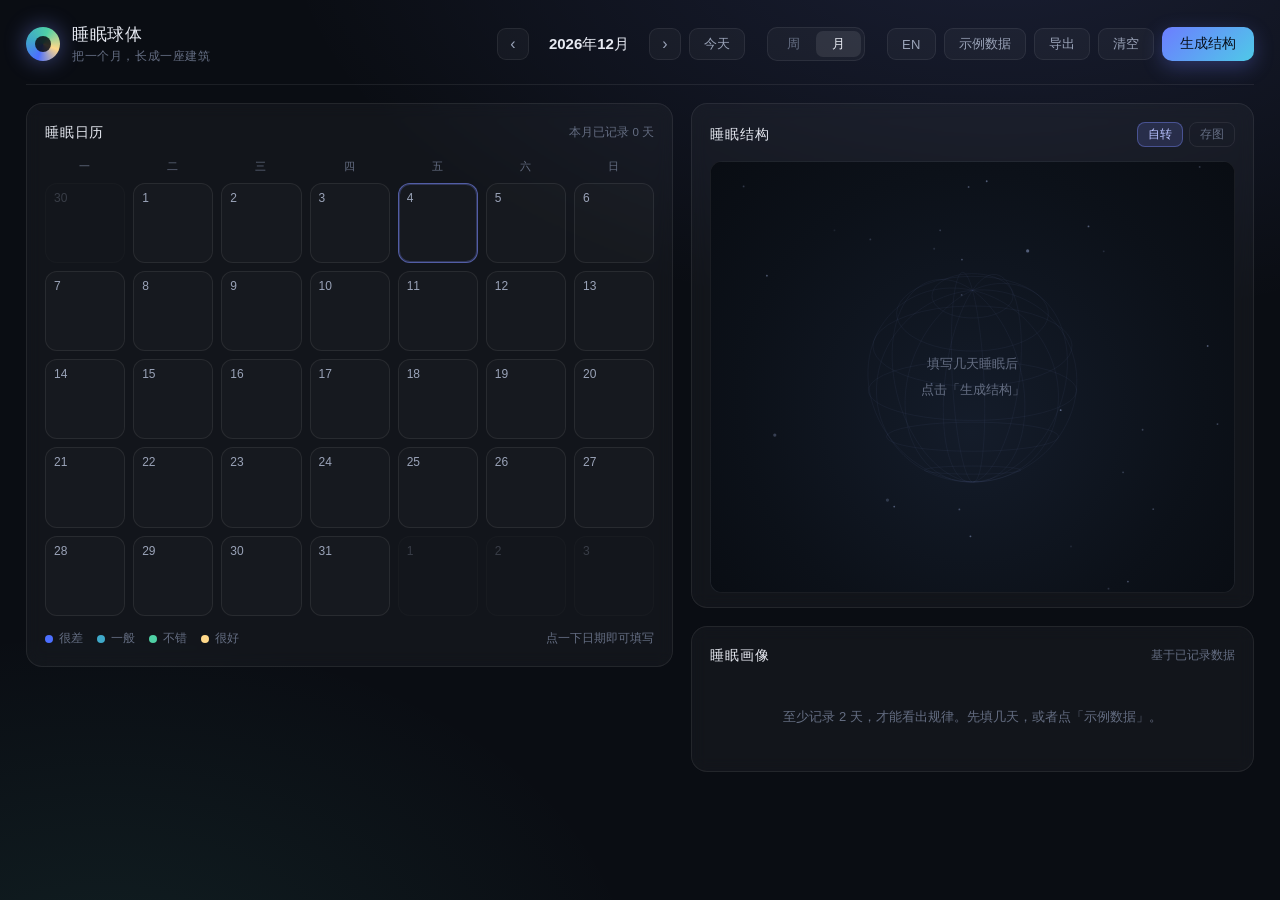
<file: index.html>
<!DOCTYPE html>
<html lang="zh-CN">
<head>
<meta charset="UTF-8" />
<meta name="viewport" content="width=device-width, initial-scale=1.0" />
<title>睡眠球体 · Sleep Sphere</title>
<link rel="stylesheet" href="assets/style.css" />
</head>
<body>

<div class="app">

  <header class="topbar">
    <div class="brand">
      <span class="brand-mark"></span>
      <div class="brand-text">
        <h1 data-i18n="brand.title">睡眠球体</h1>
        <p data-i18n="brand.sub">把一个月，长成一座建筑</p>
      </div>
    </div>

    <div class="month-nav">
      <button class="icon-btn" id="prevBtn" data-i18n-title="nav.prev" title="上一月 / 上一周">‹</button>
      <span id="periodLabel">2026-10</span>
      <button class="icon-btn" id="nextBtn" data-i18n-title="nav.next" title="下一月 / 下一周">›</button>
      <button class="ghost-btn" id="todayBtn" data-i18n="nav.today">今天</button>
    </div>

    <div class="view-switch" id="viewSwitch">
      <button data-view="week" data-i18n="view.week">周</button>
      <button data-view="month" class="on" data-i18n="view.month">月</button>
    </div>

    <div class="top-actions">
      <button class="ghost-btn" id="langBtn" title="Switch language / 切换语言">EN</button>
      <button class="ghost-btn" id="demoBtn" data-i18n="act.demo">示例数据</button>
      <button class="ghost-btn" id="exportBtn" data-i18n="act.export">导出</button>
      <button class="ghost-btn danger" id="clearBtn" data-i18n="act.clear">清空</button>
      <button class="primary-btn" id="buildBtn" data-i18n="act.build">生成结构</button>
    </div>
  </header>

  <main class="layout">

    <!-- 左：日历 -->
    <section class="panel cal-panel">
      <div class="panel-head">
        <h2 data-i18n="cal.title">睡眠日历</h2>
        <span class="hint" id="fillHint">已记录 0 天</span>
      </div>

      <div class="weekday-row" id="weekdayRow"></div>
      <div class="month-grid" id="monthGrid"></div>
      <div class="week-view hidden" id="weekView"></div>

      <div class="legend">
        <span><i style="background:#4C6FFF"></i><em data-i18n="q.verybad">很差</em></span>
        <span><i style="background:#3FA9C9"></i><em data-i18n="q.okay">一般</em></span>
        <span><i style="background:#4FD1A5"></i><em data-i18n="q.good">不错</em></span>
        <span><i style="background:#FFD98A"></i><em data-i18n="q.great">很好</em></span>
        <span class="legend-note" data-i18n="cal.hint">点一下日期即可填写</span>
      </div>
    </section>

    <!-- 右：3D + 洞察 -->
    <section class="right-col">

      <div class="panel viz-panel">
        <div class="panel-head">
          <h2 data-i18n="viz.title">睡眠结构</h2>
          <div class="viz-tools">
            <button class="chip-btn on" id="spinBtn" data-i18n="viz.spin">自转</button>
            <button class="chip-btn" id="shotBtn" data-i18n="viz.save">存图</button>
          </div>
        </div>
        <div class="canvas-wrap">
          <canvas id="sphere"></canvas>
          <div class="tooltip" id="tooltip"></div>
          <div class="viz-empty" id="vizEmpty" data-i18n-html="viz.empty">填写几天睡眠后<br />点击「生成结构」</div>
          <div class="viz-stats" id="vizStats"></div>
        </div>
      </div>

      <div class="panel insight-panel">
        <div class="panel-head">
          <h2 data-i18n="insight.title">睡眠画像</h2>
          <span class="hint" id="insightHint">基于已记录数据</span>
        </div>
        <div id="insightBody" class="insight-body">
          <div class="empty-state">还没有数据。先记录几天，或者点「示例数据」看看效果。</div>
        </div>
      </div>

    </section>
  </main>
</div>

<!-- 单日编辑 -->
<div class="modal-mask" id="dayModal">
  <div class="modal">
    <div class="modal-head">
      <div>
        <h3 id="modalDate">10月16日</h3>
        <span class="sub" id="modalWeekday">周五</span>
      </div>
      <button class="icon-btn" id="modalClose">✕</button>
    </div>

    <div class="modal-body">

      <div class="field">
        <label><span data-i18n="edit.quality">睡眠质量</span> <span class="val" id="qVal">7</span></label>
        <div class="q-presets" id="qPresets">
          <button data-q="1" data-i18n="q.verybad">很差</button>
          <button data-q="4" data-i18n="q.poor">偏差</button>
          <button data-q="6" data-i18n="q.okay">一般</button>
          <button data-q="8" data-i18n="q.good">不错</button>
          <button data-q="10" data-i18n="q.great">很好</button>
        </div>
        <input type="range" id="qRange" min="1" max="10" step="1" value="7" />
        <input type="number" id="qNum" min="1" max="10" step="1" value="7" class="num-input" />
        <span class="unit" data-i18n="edit.qualityUnit">/ 10，也可以直接填数字</span>
      </div>

      <div class="field two">
        <div>
          <label data-i18n="edit.hours">睡眠时长（小时）</label>
          <input type="number" id="sleepHours" min="0" max="14" step="0.5" data-i18n-ph="edit.hoursPh" placeholder="如 7.5" />
        </div>
        <div>
          <label data-i18n="edit.bedtime">入睡时间</label>
          <input type="time" id="bedTime" />
        </div>
      </div>

      <div class="field">
        <label data-i18n="edit.tags">这一天做了什么 / 发生了什么</label>
        <div class="tag-grid" id="tagGrid"></div>
        <div class="custom-tag">
          <input type="text" id="customTag" data-i18n-ph="edit.customPh" placeholder="自定义关键词，回车添加" />
        </div>
      </div>

      <div class="field">
        <label data-i18n="edit.note">备注（可选）</label>
        <textarea id="note" rows="2" data-i18n-ph="edit.notePh" placeholder="今天睡前看了很久手机…"></textarea>
      </div>
    </div>

    <div class="modal-foot">
      <button class="ghost-btn danger" id="deleteDay" data-i18n="edit.delete">清除这天</button>
      <div class="right">
        <button class="ghost-btn" id="cancelDay" data-i18n="edit.cancel">取消</button>
        <button class="primary-btn" id="saveDay" data-i18n="edit.save">保存</button>
      </div>
    </div>
  </div>
</div>

<script src="assets/sphere3d.js"></script>
<script src="assets/app.js"></script>
</body>
</html>
</file>
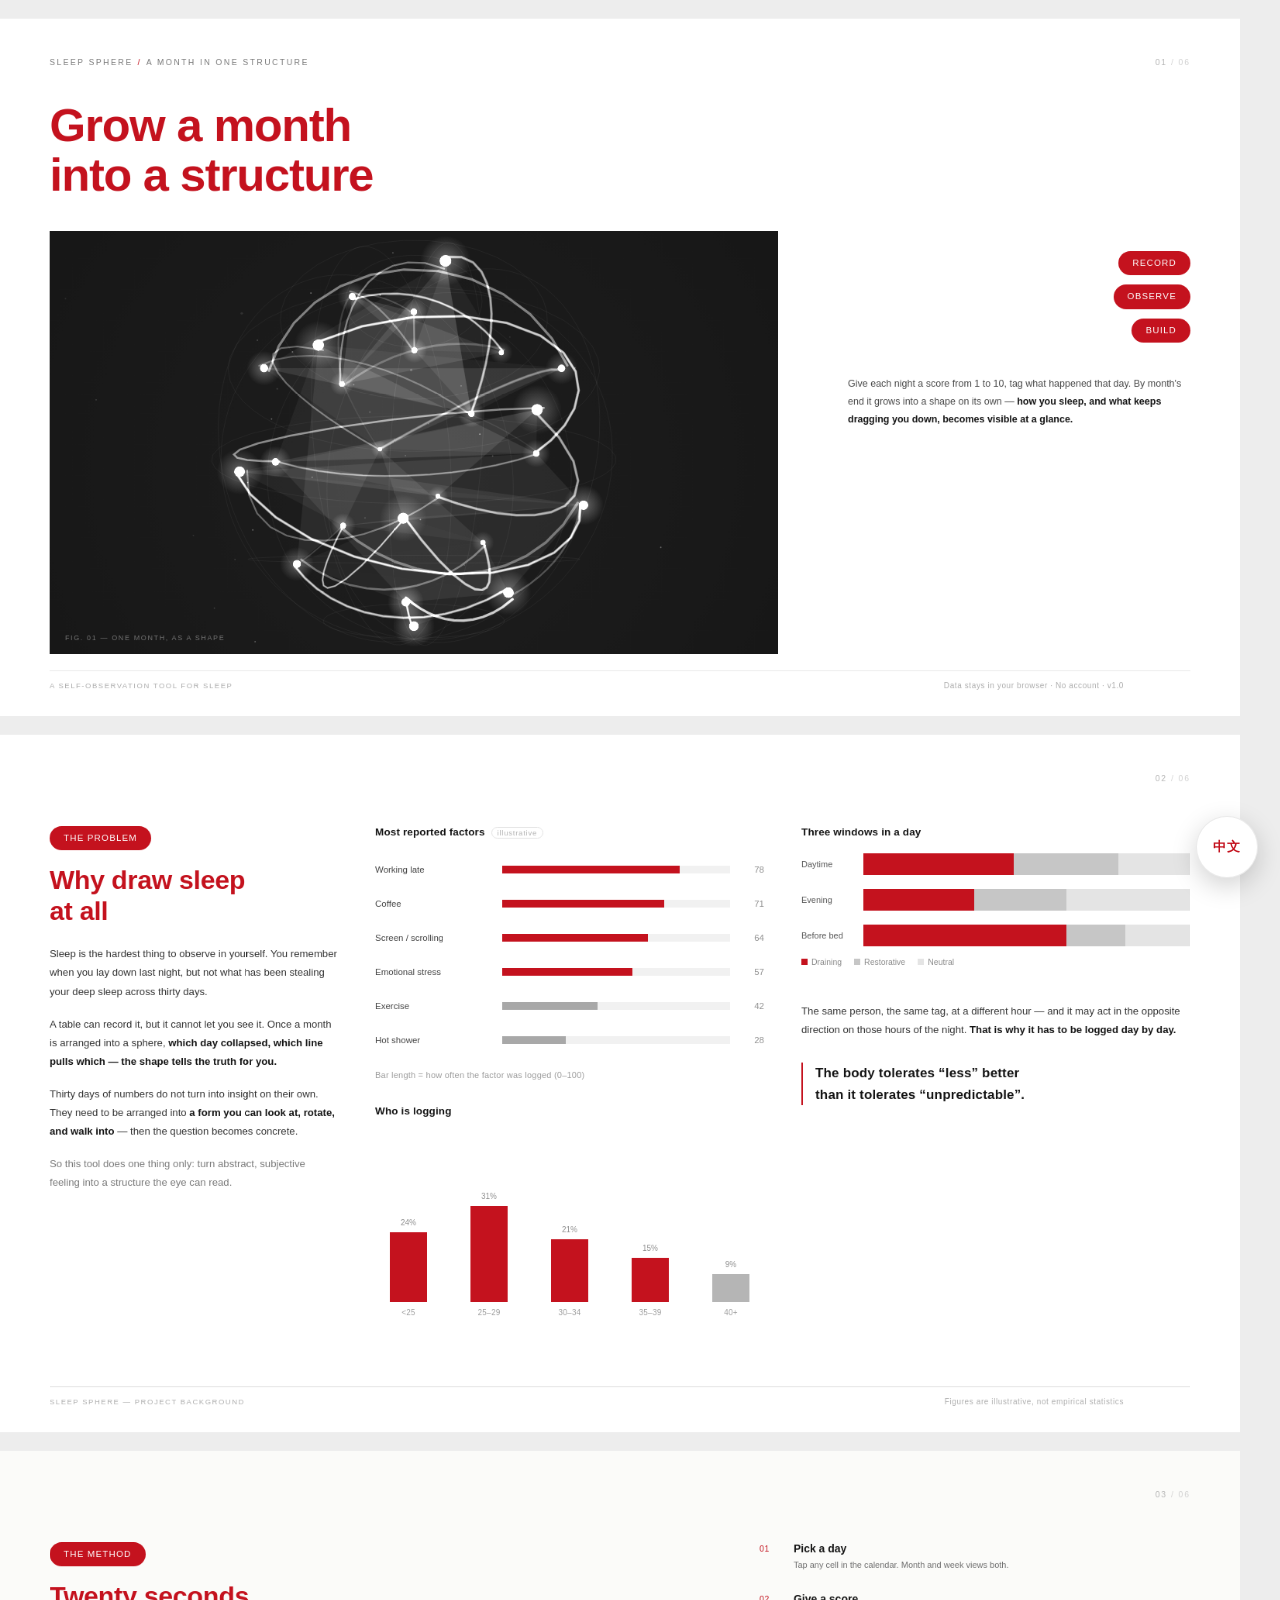
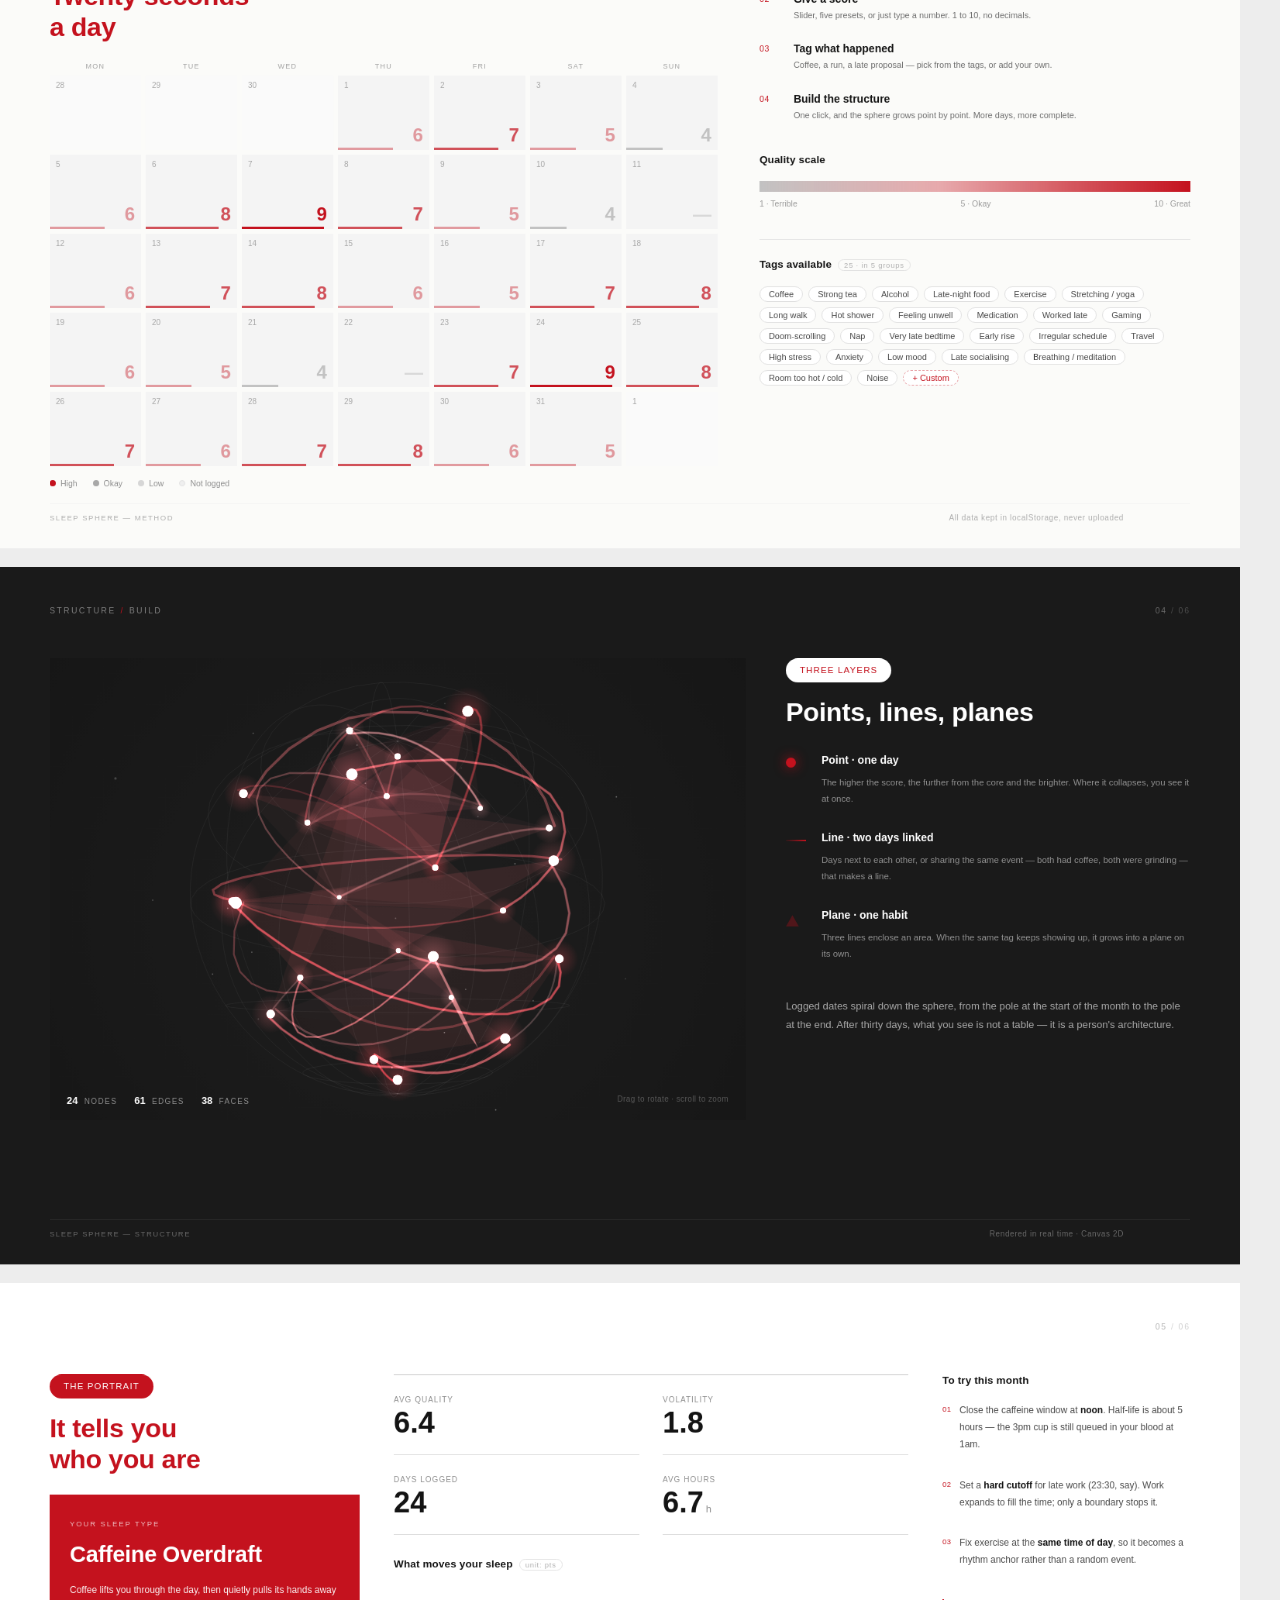
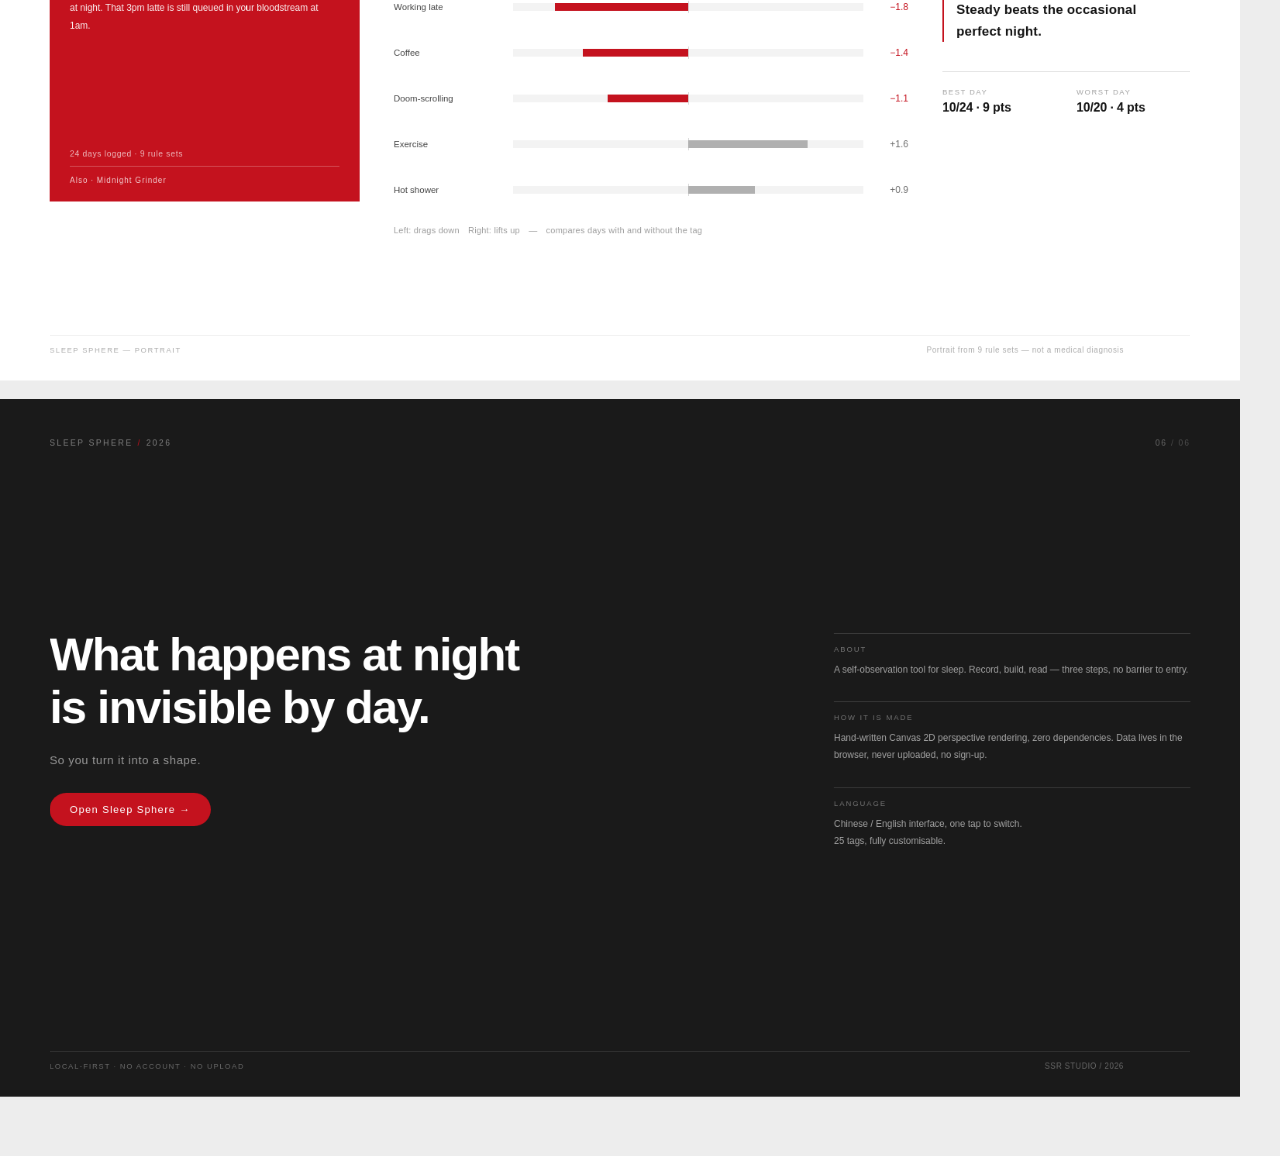
<file: layout.html>
<!DOCTYPE html>
<html lang="en">
<head>
<meta charset="UTF-8" />
<meta name="viewport" content="width=device-width, initial-scale=1.0" />
<title>Sleep Sphere · Layout Study</title>
<link rel="stylesheet" href="assets/layout.css" />
</head>
<body>
<div class="viewport">
<div class="stage" id="stage">

  <!-- ============ 01 Cover ============ -->
  <section class="page light" id="p1">
    <header class="pg-head">
      <div class="kicker"><span data-i18n="brand.k1">SLEEP SPHERE</span><span class="slash">/</span><span data-i18n="brand.k2">A MONTH IN ONE STRUCTURE</span></div>
      <div class="pg-num">01 <span class="of">/ 06</span></div>
    </header>

    <div class="hero-art">
      <canvas id="coverSphere"></canvas>
      <div class="hero-cap" data-i18n="p1.cap">FIG. 01 — One month, as a shape</div>
    </div>

    <h1 class="hero-word" data-i18n-html="p1.word">Grow a month<br />into a structure</h1>

    <div class="hero-side">
      <a class="pill solid" href="index.html" data-i18n="p1.t1">RECORD</a>
      <a class="pill solid" href="index.html" data-i18n="p1.t2">OBSERVE</a>
      <a class="pill solid" href="index.html" data-i18n="p1.t3">BUILD</a>
      <p class="hero-desc" data-i18n-html="p1.desc">
        Give each night a score from 1 to 10, tag what happened that day.
        By month's end it grows into a shape on its own — <b>how you sleep,
        and what keeps dragging you down, becomes visible at a glance.</b>
      </p>
    </div>

    <footer class="pg-foot">
      <span data-i18n="p1.fl">A SELF-OBSERVATION TOOL FOR SLEEP</span>
      <span class="foot-note" data-i18n="p1.fr">Data stays in your browser · No account · v1.0</span>
    </footer>
  </section>

  <!-- ============ 02 Background ============ -->
  <section class="page light" id="p2">
    <header class="pg-head">
      <div class="pg-num right">02 <span class="of">/ 06</span></div>
    </header>

    <div class="grid3">
      <div class="col">
        <span class="pill solid">THE PROBLEM</span>
        <h2 class="title" data-i18n-html="p2.title">Why draw sleep<br />at all</h2>
        <p class="body" data-i18n-html="p2.a">
          Sleep is the hardest thing to observe in yourself. You remember when
          you lay down last night, but not what has been stealing your deep
          sleep across thirty days.
        </p>
        <p class="body" data-i18n-html="p2.b">
          A table can record it, but it cannot let you see it. Once a month is
          arranged into a sphere, <b>which day collapsed, which line pulls which —
          the shape tells the truth for you.</b>
        </p>
        <p class="body" data-i18n-html="p2.c">
          Thirty days of numbers do not turn into insight on their own. They need
          to be arranged into <b>a form you can look at, rotate, and walk into</b> —
          then the question becomes concrete.
        </p>
        <p class="body dim" data-i18n="p2.d">
          So this tool does one thing only: turn abstract, subjective feeling
          into a structure the eye can read.
        </p>
      </div>

      <div class="col">
        <div class="chart-title"><span data-i18n="p2.c1">Most reported factors</span> <span class="tag-i" data-i18n="tag.ill">illustrative</span></div>
        <div class="hbars">
          <div class="hbar"><span class="hl" data-i18n="f.work">Working late</span><span class="hb"><i style="width:78%"></i></span><span class="hv">78</span></div>
          <div class="hbar"><span class="hl" data-i18n="f.coffee">Caffeine</span><span class="hb"><i style="width:71%"></i></span><span class="hv">71</span></div>
          <div class="hbar"><span class="hl" data-i18n="f.screen">Screen / scrolling</span><span class="hb"><i style="width:64%"></i></span><span class="hv">64</span></div>
          <div class="hbar"><span class="hl" data-i18n="f.stress">Emotional stress</span><span class="hb"><i style="width:57%"></i></span><span class="hv">57</span></div>
          <div class="hbar"><span class="hl" data-i18n="f.sport">Exercise</span><span class="hb"><i class="grey" style="width:42%"></i></span><span class="hv">42</span></div>
          <div class="hbar"><span class="hl" data-i18n="f.shower">Hot shower</span><span class="hb"><i class="grey" style="width:28%"></i></span><span class="hv">28</span></div>
        </div>
        <div class="chart-note" data-i18n="p2.n1">Bar length = how often the factor was logged (0–100)</div>

        <div class="chart-title mt"><span data-i18n="p2.c2">Who is logging</span></div>
        <div class="vbars">
          <div class="vbar"><span class="vv">24%</span><i style="height:38%"></i><span class="vk">&lt;25</span></div>
          <div class="vbar"><span class="vv">31%</span><i style="height:52%"></i><span class="vk">25–29</span></div>
          <div class="vbar"><span class="vv">21%</span><i style="height:34%"></i><span class="vk">30–34</span></div>
          <div class="vbar"><span class="vv">15%</span><i style="height:24%"></i><span class="vk">35–39</span></div>
          <div class="vbar"><span class="vv">9%</span><i class="grey" style="height:15%"></i><span class="vk">40+</span></div>
        </div>
      </div>

      <div class="col">
        <div class="chart-title"><span data-i18n="p2.c3">Three windows in a day</span></div>
        <div class="stack">
          <div class="stack-row"><span class="sl" data-i18n="p2.day">Daytime</span><span class="sb"><i class="r" style="width:46%"></i><i class="g" style="width:32%"></i><i class="l" style="width:22%"></i></span></div>
          <div class="stack-row"><span class="sl" data-i18n="p2.eve">Evening</span><span class="sb"><i class="r" style="width:34%"></i><i class="g" style="width:28%"></i><i class="l" style="width:38%"></i></span></div>
          <div class="stack-row"><span class="sl" data-i18n="p2.night">Before bed</span><span class="sb"><i class="r" style="width:62%"></i><i class="g" style="width:18%"></i><i class="l" style="width:20%"></i></span></div>
        </div>
        <div class="legend-inline">
          <span><i class="sq r"></i><span data-i18n="p2.lg1">Draining</span></span>
          <span><i class="sq g"></i><span data-i18n="p2.lg2">Restorative</span></span>
          <span><i class="sq l"></i><span data-i18n="p2.lg3">Neutral</span></span>
        </div>

        <p class="body sm mt" data-i18n-html="p2.e">
          The same person, the same tag, at a different hour — and it may act
          in the opposite direction on those hours of the night.
          <b>That is why it has to be logged day by day.</b>
        </p>

        <div class="quote" data-i18n-html="p2.quote">
          The body tolerates “less” better<br />than it tolerates “unpredictable”.
        </div>
      </div>
    </div>

    <footer class="pg-foot">
      <span>SLEEP SPHERE — PROJECT BACKGROUND</span>
      <span class="foot-note" data-i18n="p2.fr">Figures are illustrative, not empirical statistics</span>
    </footer>
  </section>

  <!-- ============ 03 Method ============ -->
  <section class="page light warm" id="p3">
    <header class="pg-head">
      <div class="pg-num right">03 <span class="of">/ 06</span></div>
    </header>

    <div class="grid-73">
      <div class="col">
        <span class="pill solid">THE METHOD</span>
        <h2 class="title" data-i18n-html="p3.title">Twenty seconds<br />a day</h2>

        <div class="cal-demo">
          <div class="cal-week" id="calWeek"></div>
          <div class="cal-cells" id="calDemo"></div>
        </div>

        <div class="cal-caption">
          <span><i class="dotk hi"></i><span data-i18n="p3.hi">High</span></span>
          <span><i class="dotk mid"></i><span data-i18n="p3.mid">Okay</span></span>
          <span><i class="dotk lo"></i><span data-i18n="p3.lo">Low</span></span>
          <span><i class="dotk empty"></i><span data-i18n="p3.none">Not logged</span></span>
        </div>
      </div>

      <div class="col">
        <div class="steps">
          <div class="step"><span class="sn">01</span><div><b data-i18n="p3.s1t">Pick a day</b><p data-i18n="p3.s1">Tap any cell in the calendar. Month and week views both.</p></div></div>
          <div class="step"><span class="sn">02</span><div><b data-i18n="p3.s2t">Give a score</b><p data-i18n="p3.s2">Slider, five presets, or just type a number. 1 to 10, no decimals.</p></div></div>
          <div class="step"><span class="sn">03</span><div><b data-i18n="p3.s3t">Tag what happened</b><p data-i18n="p3.s3">Coffee, a run, a late proposal — pick from the tags, or add your own.</p></div></div>
          <div class="step"><span class="sn">04</span><div><b data-i18n="p3.s4t">Build the structure</b><p data-i18n="p3.s4">One click, and the sphere grows point by point. More days, more complete.</p></div></div>
        </div>

        <div class="scale-block">
          <div class="chart-title" data-i18n="p3.scale">Quality scale</div>
          <div class="scale"></div>
          <div class="scale-lb">
            <span data-i18n="p3.sc1">1 · Terrible</span>
            <span data-i18n="p3.sc2">5 · Okay</span>
            <span data-i18n="p3.sc3">10 · Great</span>
          </div>
        </div>

        <div class="tagblock">
          <div class="chart-title"><span data-i18n="p3.tags">Tags available</span> <span class="tag-i" data-i18n="p3.tagsn">25 · in 5 groups</span></div>
          <div class="taglist" id="tagList"></div>
        </div>
      </div>
    </div>

    <footer class="pg-foot">
      <span>SLEEP SPHERE — METHOD</span>
      <span class="foot-note" data-i18n="p3.fr">All data kept in localStorage, never uploaded</span>
    </footer>
  </section>

  <!-- ============ 04 Structure ============ -->
  <section class="page dark" id="p4">
    <header class="pg-head">
      <div class="kicker inv"><span data-i18n="p4.k1">STRUCTURE</span><span class="slash">/</span><span data-i18n="p4.k2">Build</span></div>
      <div class="pg-num inv">04 <span class="of">/ 06</span></div>
    </header>

    <div class="grid-64">
      <div class="viz-box">
        <canvas id="mainSphere"></canvas>
        <div class="viz-meta">
          <span><b>24</b> <span data-i18n="p4.nodes">Nodes</span></span>
          <span><b>61</b> <span data-i18n="p4.edges">Edges</span></span>
          <span><b>38</b> <span data-i18n="p4.faces">Faces</span></span>
          <span class="drag" data-i18n="p4.drag">Drag to rotate · scroll to zoom</span>
        </div>
      </div>

      <div class="col">
        <span class="pill hollow">THREE LAYERS</span>
        <h2 class="title inv" data-i18n="p4.title">Points, lines, planes</h2>

        <div class="legend-list">
          <div class="lg-item">
            <span class="lg-mark dot"></span>
            <div><b data-i18n="p4.l1t">Point · one day</b><p data-i18n="p4.l1">The higher the score, the further from the core and the brighter. Where it collapses, you see it at once.</p></div>
          </div>
          <div class="lg-item">
            <span class="lg-mark line"></span>
            <div><b data-i18n="p4.l2t">Line · two days linked</b><p data-i18n="p4.l2">Days next to each other, or sharing the same event — both had coffee, both were grinding — that makes a line.</p></div>
          </div>
          <div class="lg-item">
            <span class="lg-mark face"></span>
            <div><b data-i18n="p4.l3t">Plane · one habit</b><p data-i18n="p4.l3">Three lines enclose an area. When the same tag keeps showing up, it grows into a plane on its own.</p></div>
          </div>
        </div>

        <p class="body inv dim mt" data-i18n="p4.note">
          Logged dates spiral down the sphere, from the pole at the start of the
          month to the pole at the end. After thirty days, what you see is not
          a table — it is a person's architecture.
        </p>
      </div>
    </div>

    <footer class="pg-foot inv">
      <span>SLEEP SPHERE — STRUCTURE</span>
      <span class="foot-note" data-i18n="p4.fr">Rendered in real time · Canvas 2D</span>
    </footer>
  </section>

  <!-- ============ 05 Portrait ============ -->
  <section class="page light" id="p5">
    <header class="pg-head">
      <div class="pg-num right">05 <span class="of">/ 06</span></div>
    </header>

    <div class="grid3 wide-left">
      <div class="col">
        <span class="pill solid">THE PORTRAIT</span>
        <h2 class="title" data-i18n-html="p5.title">It tells you<br />who you are</h2>

        <div class="persona-card">
          <div class="pc-label">YOUR SLEEP TYPE</div>
          <div class="pc-name" data-i18n="p5.name">Caffeine Overdraft</div>
          <p class="pc-desc" data-i18n="p5.desc">
            Coffee lifts you through the day, then quietly pulls its hands away
            at night. That 3pm latte is still queued in your bloodstream at 1am.
          </p>
          <div class="pc-note" data-i18n="p5.note">24 days logged · 9 rule sets</div>
          <div class="pc-foot" data-i18n="p5.also">Also · Midnight Grinder</div>
        </div>
      </div>

      <div class="col">
        <div class="metrics4">
          <div class="m"><span class="mk" data-i18n="p5.m1">Avg quality</span><span class="mv">6.4</span></div>
          <div class="m"><span class="mk" data-i18n="p5.m2">Volatility</span><span class="mv">1.8</span></div>
          <div class="m"><span class="mk" data-i18n="p5.m3">Days logged</span><span class="mv">24</span></div>
          <div class="m"><span class="mk" data-i18n="p5.m4">Avg hours</span><span class="mv">6.7<span class="mu">h</span></span></div>
        </div>

        <div class="chart-title mt"><span data-i18n="p5.c1">What moves your sleep</span> <span class="tag-i" data-i18n="p5.u">unit: pts</span></div>
        <div class="fbars">
          <div class="fbar"><span class="fl" data-i18n="f.work">Working late</span><span class="fb"><span class="axis"></span><i class="neg" style="width:38%"></i></span><span class="fv neg">−1.8</span></div>
          <div class="fbar"><span class="fl" data-i18n="f.coffee">Coffee</span><span class="fb"><span class="axis"></span><i class="neg" style="width:30%"></i></span><span class="fv neg">−1.4</span></div>
          <div class="fbar"><span class="fl" data-i18n="f.phone">Doom-scrolling</span><span class="fb"><span class="axis"></span><i class="neg" style="width:23%"></i></span><span class="fv neg">−1.1</span></div>
          <div class="fbar"><span class="fl" data-i18n="f.sport">Exercise</span><span class="fb"><span class="axis"></span><i class="pos" style="width:34%"></i></span><span class="fv pos">+1.6</span></div>
          <div class="fbar"><span class="fl" data-i18n="f.shower">Hot shower</span><span class="fb"><span class="axis"></span><i class="pos" style="width:19%"></i></span><span class="fv pos">+0.9</span></div>
        </div>
        <div class="chart-note" data-i18n="p5.n1">Left: drags down　Right: lifts up　—　compares days with and without the tag</div>
      </div>

      <div class="col">
        <div class="chart-title" data-i18n="p5.c2">To try this month</div>
        <ol class="advice">
          <li data-i18n-html="p5.a1">Close the caffeine window at <b>noon</b>. Half-life is about 5 hours — the 3pm cup is still queued in your blood at 1am.</li>
          <li data-i18n-html="p5.a2">Set a <b>hard cutoff</b> for late work (23:30, say). Work expands to fill the time; only a boundary stops it.</li>
          <li data-i18n-html="p5.a3">Fix exercise at the <b>same time of day</b>, so it becomes a rhythm anchor rather than a random event.</li>
        </ol>

        <div class="quote sm" data-i18n-html="p5.quote">
          Steady beats the occasional<br />perfect night.
        </div>

        <div class="bestworst">
          <div><span>BEST DAY</span><b data-i18n="p5.best">10/24 · 9 pts</b></div>
          <div><span>WORST DAY</span><b data-i18n="p5.worst">10/20 · 4 pts</b></div>
        </div>
      </div>
    </div>

    <footer class="pg-foot">
      <span>SLEEP SPHERE — PORTRAIT</span>
      <span class="foot-note" data-i18n="p5.fr">Portrait from 9 rule sets — not a medical diagnosis</span>
    </footer>
  </section>

  <!-- ============ 06 End ============ -->
  <section class="page dark end" id="p6">
    <header class="pg-head">
      <div class="kicker inv"><span data-i18n="brand.k1">SLEEP SPHERE</span><span class="slash">/</span><span>2026</span></div>
      <div class="pg-num inv">06 <span class="of">/ 06</span></div>
    </header>

    <div class="end-body">
      <h2 class="end-title" data-i18n-html="p6.title">What happens at night<br />is invisible by day.</h2>
      <p class="end-sub" data-i18n="p6.sub">So you turn it into a shape.</p>
      <a class="pill solid big" href="index.html" data-i18n="p6.cta">Open Sleep Sphere →</a>
    </div>

    <div class="end-info">
      <div class="ei-col">
        <span class="ei-k">ABOUT</span>
        <p data-i18n="p6.i1">A self-observation tool for sleep. Record, build, read — three steps, no barrier to entry.</p>
      </div>
      <div class="ei-col">
        <span class="ei-k">HOW IT IS MADE</span>
        <p data-i18n-html="p6.i2">Hand-written Canvas 2D perspective rendering, zero dependencies. Data lives in the browser, never uploaded, no sign-up.</p>
      </div>
      <div class="ei-col">
        <span class="ei-k">LANGUAGE</span>
        <p data-i18n-html="p6.i3">Chinese / English interface, one tap to switch.<br />25 tags, fully customisable.</p>
      </div>
    </div>

    <footer class="pg-foot inv">
      <span>LOCAL-FIRST · NO ACCOUNT · NO UPLOAD</span>
      <span class="foot-note">SSR STUDIO / 2026</span>
    </footer>
  </section>

</div>
</div>

<button class="lang-fab" id="langFab">中文</button>

<script src="assets/sphere3d.js"></script>
<script src="assets/layout.js"></script>
</body>
</html>
</file>
<file: assets/style.css>
:root{
  --bg: #0A0D13;
  --bg-2: #0E1219;
  --panel: rgba(255,255,255,.035);
  --panel-2: rgba(255,255,255,.055);
  --border: rgba(255,255,255,.075);
  --border-2: rgba(255,255,255,.14);
  --text: #E7EAF2;
  --text-2: #9AA3B8;
  --text-3: #646D82;
  --accent: #7C8CFF;
  --accent-2: #58D6C0;
  --good: #4FD1A5;
  --bad: #FF7A6B;
  --radius: 16px;
  --radius-s: 10px;
  font-synthesis-weight: none;
}

*{ box-sizing:border-box; margin:0; padding:0; }

html,body{ height:100%; }

body{
  background:
    radial-gradient(1200px 700px at 78% -10%, rgba(124,140,255,.14), transparent 60%),
    radial-gradient(900px 600px at 8% 110%, rgba(88,214,192,.09), transparent 60%),
    var(--bg);
  color: var(--text);
  font-family: -apple-system, BlinkMacSystemFont, "Segoe UI", "PingFang SC",
    "Hiragino Sans GB", "Microsoft YaHei", "Noto Sans SC", sans-serif;
  font-size: 14px;
  line-height: 1.55;
  -webkit-font-smoothing: antialiased;
  overflow-x: hidden;
}

button, input, textarea{ font-family: inherit; font-size: inherit; color: inherit; }
button{ cursor:pointer; border:none; background:none; }

.app{ max-width: 1560px; margin:0 auto; padding: 22px 26px 40px; }

/* ---------- topbar ---------- */
.topbar{
  display:flex; align-items:center; gap:22px; flex-wrap:wrap;
  padding-bottom: 18px; margin-bottom: 18px;
  border-bottom: 1px solid var(--border);
}
.brand{ display:flex; align-items:center; gap:12px; margin-right:auto; }
.brand-mark{
  width:34px; height:34px; border-radius:50%;
  background: conic-gradient(from 200deg, #4C6FFF, #3FA9C9, #4FD1A5, #FFD98A, #4C6FFF);
  box-shadow: 0 0 22px rgba(124,140,255,.45);
  position:relative;
}
.brand-mark::after{
  content:""; position:absolute; inset:9px; border-radius:50%;
  background: var(--bg); opacity:.85;
}
.brand-text h1{ font-size:17px; font-weight:600; letter-spacing:.5px; }
.brand-text p{ font-size:11.5px; color:var(--text-3); letter-spacing:.6px; }

.month-nav{ display:flex; align-items:center; gap:8px; }
#periodLabel{ font-size:15px; font-weight:600; min-width:104px; text-align:center; font-variant-numeric: tabular-nums; }
.icon-btn{
  width:32px; height:32px; border-radius:9px;
  background: var(--panel); border:1px solid var(--border);
  color: var(--text-2); display:grid; place-items:center; font-size:16px;
  transition:.18s;
}
.icon-btn:hover{ background: var(--panel-2); color:var(--text); border-color: var(--border-2); }

.ghost-btn{
  height:32px; padding:0 14px; border-radius:9px;
  background: var(--panel); border:1px solid var(--border);
  color: var(--text-2); transition:.18s; font-size:13px;
}
.ghost-btn:hover{ background: var(--panel-2); color:var(--text); border-color: var(--border-2); }
.ghost-btn.danger:hover{ color: var(--bad); border-color: rgba(255,122,107,.4); }
.primary-btn{
  height:34px; padding:0 18px; border-radius:10px; font-weight:600; font-size:13.5px;
  background: linear-gradient(135deg, #6C7DFF, #4FC9E8);
  color:#08101C; box-shadow: 0 6px 20px rgba(108,125,255,.3);
  transition:.2s;
}
.primary-btn:hover{ transform: translateY(-1px); box-shadow: 0 10px 26px rgba(108,125,255,.45); }

.view-switch{
  display:flex; background: var(--panel); border:1px solid var(--border);
  border-radius:10px; padding:3px;
}
.view-switch button{
  padding:4px 16px; border-radius:7px; font-size:13px; color:var(--text-3); transition:.18s;
}
.view-switch button.on{ background: rgba(255,255,255,.09); color:var(--text); }

.top-actions{ display:flex; gap:8px; align-items:center; }

/* ---------- layout ---------- */
.layout{
  display:grid; grid-template-columns: minmax(520px, 1.15fr) minmax(520px, 1fr);
  gap:18px; align-items:start;
}
.right-col{ display:flex; flex-direction:column; gap:18px; }

.panel{
  background: var(--panel);
  border:1px solid var(--border);
  border-radius: var(--radius);
  padding: 18px;
  backdrop-filter: blur(8px);
}
.panel-head{ display:flex; align-items:center; justify-content:space-between; margin-bottom:14px; }
.panel-head h2{ font-size:14px; font-weight:600; letter-spacing:.8px; }
.hint{ font-size:11.5px; color:var(--text-3); }

/* ---------- calendar ---------- */
.weekday-row{
  display:grid; grid-template-columns: repeat(7,1fr); gap:8px; margin-bottom:8px;
}
.weekday-row span{ text-align:center; font-size:11px; color:var(--text-3); letter-spacing:1px; }

.month-grid{ display:grid; grid-template-columns: repeat(7,1fr); gap:8px; }
.day{
  position:relative; aspect-ratio: 1/1; min-height:62px;
  border-radius: 12px; border:1px solid var(--border);
  background: rgba(255,255,255,.018);
  padding:7px 8px; text-align:left; overflow:hidden;
  transition:.18s; display:flex; flex-direction:column;
}
.day:hover{ background: rgba(255,255,255,.06); border-color: var(--border-2); transform: translateY(-1px); }
.day.other{ opacity:.28; }
.day.today{ border-color: rgba(124,140,255,.6); box-shadow: inset 0 0 0 1px rgba(124,140,255,.25); }
.day.filled{ background: rgba(255,255,255,.05); }
.day.sel{ outline: 1.5px solid var(--accent); outline-offset:1px; }
.day .dnum{ font-size:12px; color:var(--text-2); font-variant-numeric: tabular-nums; }
.day.filled .dnum{ color:var(--text); }
.day .dscore{ margin-top:auto; font-size:17px; font-weight:600; line-height:1; font-variant-numeric: tabular-nums; }
.day .dtags{ display:flex; gap:3px; margin-top:5px; flex-wrap:wrap; }
.day .dtag{ width:5px; height:5px; border-radius:50%; }
.day .glow{
  position:absolute; inset:auto -20% -35% -20%; height:70%;
  filter: blur(14px); opacity:.28; pointer-events:none;
}

/* week view */
.week-view{ display:grid; grid-template-columns: repeat(7,1fr); gap:8px; }
.wday{
  border:1px solid var(--border); border-radius:12px; padding:10px;
  min-height:150px; background: rgba(255,255,255,.018);
  display:flex; flex-direction:column; gap:6px; transition:.18s; text-align:left;
}
.wday:hover{ background: rgba(255,255,255,.06); border-color:var(--border-2); }
.wday.today{ border-color: rgba(124,140,255,.6); }
.wday .wname{ font-size:11px; color:var(--text-3); letter-spacing:1px; }
.wday .wdnum{ font-size:15px; font-weight:600; }
.wday .wscore{ font-size:22px; font-weight:600; line-height:1.1; }
.wday .wlabel{ font-size:11px; color:var(--text-3); }
.wday .wtags{ display:flex; flex-wrap:wrap; gap:4px; margin-top:auto; }
.wtag{ font-size:10px; padding:2px 6px; border-radius:20px; background: rgba(255,255,255,.07); color:var(--text-2); }
.wday .wempty{ font-size:11px; color:var(--text-3); margin-top:auto; }

.legend{ display:flex; gap:14px; align-items:center; margin-top:14px; flex-wrap:wrap; font-size:11.5px; color:var(--text-3); }
.legend span{ display:flex; align-items:center; gap:6px; }
.legend i{ width:8px; height:8px; border-radius:50%; display:inline-block; }
.legend em{ font-style:normal; }
#langBtn{ min-width:44px; letter-spacing:.5px; }
.legend-note{ margin-left:auto; }

/* ---------- viz ---------- */
.viz-panel{ padding-bottom:14px; }
.viz-tools{ display:flex; gap:6px; }
.chip-btn{
  padding:4px 10px; border-radius:8px; font-size:11.5px;
  border:1px solid var(--border); color:var(--text-3); transition:.18s;
}
.chip-btn:hover{ color:var(--text); border-color:var(--border-2); }
.chip-btn.on{ background: rgba(124,140,255,.16); color:#B9C3FF; border-color: rgba(124,140,255,.4); }

.canvas-wrap{
  position:relative; border-radius:12px; overflow:hidden;
  background: radial-gradient(120% 90% at 50% 110%, #131A26 0%, #080B11 70%);
  border:1px solid var(--border);
}
#sphere{ display:block; width:100%; height:430px; touch-action:none; }
.tooltip{
  position:absolute; pointer-events:none; opacity:0; transition:opacity .12s;
  background: rgba(10,14,22,.92); border:1px solid var(--border-2);
  border-radius:9px; padding:7px 10px; font-size:11.5px; line-height:1.5;
  transform: translate(-50%, -125%); white-space:nowrap; z-index:5;
  box-shadow: 0 8px 22px rgba(0,0,0,.5);
}
.tooltip b{ font-size:13px; }
.viz-empty{
  position:absolute; inset:0; display:grid; place-items:center;
  color: var(--text-3); font-size:13px; text-align:center; line-height:2;
  pointer-events:none; transition:.3s;
}
.viz-empty.hide{ opacity:0; }
.viz-stats{
  position:absolute; left:14px; bottom:12px; display:flex; gap:16px;
  font-size:11.5px; color:var(--text-2); pointer-events:none;
}
.viz-stats b{ color:var(--text); font-size:15px; font-variant-numeric: tabular-nums; }
.viz-stats div{ display:flex; flex-direction:column; }

/* ---------- insight ---------- */
.empty-state{ color:var(--text-3); font-size:13px; padding:26px 4px; text-align:center; }

.persona{
  display:flex; align-items:center; gap:14px;
  padding:14px 16px; border-radius:12px; margin-bottom:14px;
  background: linear-gradient(120deg, rgba(124,140,255,.14), rgba(88,214,192,.07));
  border:1px solid rgba(124,140,255,.22);
}
.persona .pname{ font-size:19px; font-weight:600; letter-spacing:.5px; }
.persona .pdesc{ font-size:12.5px; color:var(--text-2); margin-top:3px; }
.persona .pring{
  width:44px; height:44px; border-radius:50%; flex:none;
  background: conic-gradient(var(--ring-c,#4FD1A5) var(--ring-p,70%), rgba(255,255,255,.1) 0);
  display:grid; place-items:center;
}
.persona .pring::after{ content:""; width:34px; height:34px; border-radius:50%; background:#0D1118; }
.persona .pring span{ position:absolute; font-size:12px; font-weight:600; }

.metrics{ display:grid; grid-template-columns: repeat(4,1fr); gap:8px; margin-bottom:14px; }
.metric{
  background: rgba(255,255,255,.03); border:1px solid var(--border);
  border-radius:10px; padding:9px 11px;
}
.metric .mk{ font-size:10.5px; color:var(--text-3); letter-spacing:.5px; }
.metric .mv{ font-size:17px; font-weight:600; margin-top:2px; font-variant-numeric: tabular-nums; }

.spark-wrap{ margin-bottom:14px; }
.spark-wrap .stitle{ font-size:11.5px; color:var(--text-3); margin-bottom:6px; letter-spacing:.5px; }
.spark{ width:100%; height:56px; display:block; }

.factors{ display:flex; flex-direction:column; gap:7px; margin-bottom:14px; }
.ftitle{ font-size:11.5px; color:var(--text-3); letter-spacing:.5px; margin-bottom:2px; }
.frow{ display:flex; align-items:center; gap:9px; font-size:12.5px; }
.frow .fname{ min-width:76px; color:var(--text-2); }
.fbar{ flex:1; height:6px; border-radius:4px; background: rgba(255,255,255,.06); position:relative; overflow:hidden; }
.fbar i{ position:absolute; top:0; bottom:0; border-radius:4px; }
.fbar.neg i{ background: linear-gradient(90deg, rgba(255,122,107,.25), var(--bad)); right:50%; }
.fbar.pos i{ background: linear-gradient(90deg, var(--good), rgba(79,209,165,.25)); left:50%; }
.faxis{ position:absolute; left:50%; top:-2px; bottom:-2px; width:1px; background: rgba(255,255,255,.18); }
.frow .fval{ min-width:42px; text-align:right; font-variant-numeric: tabular-nums; font-size:11.5px; }
.frow .fcnt{ min-width:34px; color:var(--text-3); font-size:11px; }

.advice{ list-style:none; display:flex; flex-direction:column; gap:7px; }
.advice li{
  font-size:12.5px; color:var(--text-2); padding-left:16px; position:relative; line-height:1.65;
}
.advice li::before{
  content:""; position:absolute; left:2px; top:8px; width:5px; height:5px;
  border-radius:50%; background: var(--accent-2);
}
.advice li b{ color:var(--text); font-weight:600; }

/* ---------- modal ---------- */
.modal-mask{
  position:fixed; inset:0; background: rgba(4,6,10,.72); backdrop-filter: blur(6px);
  display:none; place-items:center; z-index:50; padding:20px;
}
.modal-mask.on{ display:grid; }
.modal{
  width:min(560px, 100%); max-height:88vh; overflow:auto;
  background: #0F131B; border:1px solid var(--border-2);
  border-radius:18px; box-shadow: 0 30px 80px rgba(0,0,0,.6);
  animation: pop .22s cubic-bezier(.2,.9,.3,1);
}
@keyframes pop{ from{ transform: translateY(14px) scale(.98); opacity:0; } }

.modal-head{
  display:flex; align-items:center; justify-content:space-between;
  padding:16px 18px; border-bottom:1px solid var(--border);
  position:sticky; top:0; background:#0F131B; z-index:2; border-radius:18px 18px 0 0;
}
.modal-head h3{ font-size:16px; font-weight:600; }
.modal-head .sub{ font-size:11.5px; color:var(--text-3); }
.modal-body{ padding:18px; display:flex; flex-direction:column; gap:18px; }
.modal-foot{
  display:flex; align-items:center; justify-content:space-between;
  padding:14px 18px; border-top:1px solid var(--border);
  position:sticky; bottom:0; background:#0F131B; border-radius:0 0 18px 18px;
}
.modal-foot .right{ display:flex; gap:8px; }

.field label{ display:block; font-size:12px; color:var(--text-2); margin-bottom:8px; letter-spacing:.4px; }
.field label .val{ color:var(--text); font-weight:600; font-size:15px; margin-left:4px; }
.field.two{ display:grid; grid-template-columns:1fr 1fr; gap:12px; }

.q-presets{ display:flex; gap:6px; margin-bottom:12px; flex-wrap:wrap; }
.q-presets button{
  padding:5px 12px; border-radius:20px; font-size:12px;
  border:1px solid var(--border); color:var(--text-2); transition:.18s;
}
.q-presets button:hover{ border-color:var(--border-2); color:var(--text); }
.q-presets button.on{ background: rgba(255,255,255,.1); color:var(--text); border-color:var(--border-2); }

input[type=range]{
  -webkit-appearance:none; appearance:none; width:100%; height:6px; border-radius:4px;
  background: linear-gradient(90deg, #4C6FFF, #3FA9C9, #4FD1A5, #FFD98A);
  outline:none; margin-bottom:10px;
}
input[type=range]::-webkit-slider-thumb{
  -webkit-appearance:none; width:18px; height:18px; border-radius:50%;
  background:#fff; box-shadow: 0 2px 10px rgba(0,0,0,.5); cursor:pointer;
  border:3px solid #10141C;
}
input[type=range]::-moz-range-thumb{
  width:14px; height:14px; border-radius:50%; background:#fff; cursor:pointer; border:3px solid #10141C;
}
.num-input{ width:64px; background: var(--panel); border:1px solid var(--border);
  border-radius:8px; padding:5px 8px; text-align:center; font-variant-numeric: tabular-nums; }
.unit{ font-size:11.5px; color:var(--text-3); margin-left:8px; }

input[type=number], input[type=time], input[type=text], textarea{
  width:100%; background: var(--panel); border:1px solid var(--border);
  border-radius:9px; padding:8px 10px; outline:none; transition:.18s;
}
input:focus, textarea:focus{ border-color: rgba(124,140,255,.5); background: rgba(255,255,255,.05); }
textarea{ resize:vertical; }
input[type=time]::-webkit-calendar-picker-indicator{ filter: invert(.7); }

.tag-grid{ display:flex; flex-wrap:wrap; gap:7px; margin-bottom:10px; }
.tag{
  display:flex; align-items:center; gap:5px;
  padding:6px 11px; border-radius:20px; font-size:12.5px;
  border:1px solid var(--border); color:var(--text-2); transition:.16s;
}
.tag:hover{ border-color:var(--border-2); color:var(--text); }
.tag .dot{ width:7px; height:7px; border-radius:50%; }
.tag.on{ background: rgba(255,255,255,.09); color:var(--text); border-color:var(--border-2); }
.tag-group-title{ width:100%; font-size:10.5px; color:var(--text-3); letter-spacing:1px; margin-top:4px; }
.custom-tag input{ font-size:12.5px; }

.hidden{ display:none !important; }

/* ---------- responsive ---------- */
@media (max-width: 1120px){
  .layout{ grid-template-columns: 1fr; }
  #sphere{ height: 380px; }
  .right-col{ order:2; }
}
@media (max-width: 640px){
  .app{ padding:14px 12px 30px; }
  .topbar{ gap:12px; }
  .brand-text p{ display:none; }
  .top-actions{ width:100%; }
  .day{ min-height:48px; padding:5px; }
  .day .dscore{ font-size:14px; }
  .metrics{ grid-template-columns: repeat(2,1fr); }
  #sphere{ height:320px; }
  .week-view{ grid-template-columns: repeat(2,1fr); }
}
</file>
<file: assets/layout.css>
/* ============================================================
   SLEEP SPHERE — Layout Study
   版式参考：白底 / 深红标题 / 胶囊标签 / 三栏栅格 / 小字正文
   画布：1600 × 900（16:9）
   ============================================================ */

:root{
  --red: #C4121E;
  --ink: #141414;
  --body: #333333;
  --dim: #7A7A7A;
  --line: #DEDEDE;
  --paper: #FFFFFF;
  --dark: #1A1A1A;
  --grey: #9A9A9A;
  --lt: #F2F2F2;
  --sans: "Helvetica Neue", "Inter", "Segoe UI", "PingFang SC", "Hiragino Sans GB", "Microsoft YaHei", sans-serif;
}

*{ box-sizing: border-box; margin: 0; padding: 0; }

html, body{
  background: #EDEDED;
  font-family: var(--sans);
  color: var(--ink);
  -webkit-font-smoothing: antialiased;
  text-rendering: optimizeLegibility;
}

.viewport{ width: 100%; overflow: hidden; }

.stage{
  width: 1600px;
  display: flex;
  flex-direction: column;
  gap: 24px;
  padding: 24px 0;
  transform-origin: top left;
  will-change: transform;
}

/* ---------------- 页面 ---------------- */
.page{
  position: relative;
  width: 1600px;
  height: 900px;
  flex: none;
  background: var(--paper);
  padding: 118px 64px 0;
  overflow: hidden;
}
.page.dark{ background: var(--dark); color: #fff; }
.page.warm{ background: #FBFBF9; }

.pg-head{
  position: absolute;
  left: 64px; right: 64px; top: 50px;
  display: flex;
  align-items: baseline;
  justify-content: space-between;
}
.kicker{
  font-size: 10.5px;
  letter-spacing: .22em;
  color: var(--dim);
  text-transform: uppercase;
}
.kicker.inv{ color: rgba(255,255,255,.45); }
.kicker .slash{ color: var(--red); margin: 0 6px; }

.pg-num{
  font-size: 10.5px;
  letter-spacing: .18em;
  color: #B4B4B4;
  font-variant-numeric: tabular-nums;
}
.pg-num.inv{ color: rgba(255,255,255,.35); }
.pg-num .of{ color: #D2D2D2; }
.pg-num.inv .of{ color: rgba(255,255,255,.22); }
.pg-num.right{ margin-left: auto; }

.pg-foot{
  position: absolute;
  left: 64px; right: 64px; bottom: 34px;
  display: flex;
  justify-content: space-between;
  align-items: flex-end;
  padding-top: 13px;
  padding-right: 86px;
  border-top: 1px solid #EAEAEA;
  font-size: 9.5px;
  letter-spacing: .16em;
  color: #ADADAD;
  text-transform: uppercase;
}
.pg-foot.inv{ border-top-color: rgba(255,255,255,.13); color: rgba(255,255,255,.35); }
.foot-note{ letter-spacing: .06em; text-transform: none; font-size: 10px; }

/* ---------------- 排版原子 ---------------- */
.pill{
  display: inline-block;
  padding: 7px 18px;
  border-radius: 999px;
  font-size: 11.5px;
  letter-spacing: .06em;
  line-height: 1.5;
  text-decoration: none;
}
.pill.solid{ background: var(--red); color: #fff; }
.pill{ transition: opacity .18s; }
.pill:hover{ opacity: .85; }
.pill.hollow{ background: #fff; color: var(--red); }
.pill.big{ padding: 12px 26px; font-size: 13px; letter-spacing: .08em; margin-top: 34px; }

.title{
  font-size: 44px;
  font-weight: 800;
  line-height: 1.18;
  letter-spacing: -.01em;
  color: var(--red);
  margin: 18px 0 24px;
}
.title.inv{ color: #fff; }

.body{
  font-size: 14.5px;
  line-height: 1.88;
  color: var(--body);
  margin-bottom: 18px;
}
.body.b{ margin-bottom: 0; }
.body b{ color: var(--ink); font-weight: 700; }
.body.dim{ color: var(--dim); font-size: 12.5px; }
.body.sm{ font-size: 12.5px; }
.body.inv{ color: rgba(255,255,255,.62); }
.body.inv b{ color: #fff; }
.body.mt{ margin-top: 46px; }

.bestworst{
  display: flex;
  gap: 26px;
  margin-top: 38px;
  padding-top: 20px;
  border-top: 1px solid var(--line);
}
.bestworst div{ flex: 1; }
.bestworst span{
  display: block;
  font-size: 9.5px;
  letter-spacing: .16em;
  color: #A2A2A2;
  margin-bottom: 6px;
}
.bestworst b{ font-size: 16px; font-weight: 700; letter-spacing: -.01em; }

.chart-title{
  font-size: 13.5px;
  font-weight: 700;
  color: var(--ink);
  letter-spacing: .01em;
  margin-bottom: 20px;
  display: flex;
  align-items: baseline;
  gap: 8px;
}
.chart-title.mt{ margin-top: 30px; }
.tag-i{
  font-size: 9.5px;
  font-weight: 400;
  letter-spacing: .1em;
  color: #B0B0B0;
  border: 1px solid #E2E2E2;
  border-radius: 999px;
  padding: 1px 7px;
}
.chart-note{
  font-size: 11.5px;
  color: #9C9C9C;
  letter-spacing: .02em;
  margin-top: 16px;
  line-height: 1.65;
}

.quote{
  margin-top: 30px;
  padding-left: 16px;
  border-left: 2px solid var(--red);
  font-size: 19px;
  font-weight: 600;
  line-height: 1.62;
  color: var(--ink);
  letter-spacing: .01em;
}
.quote.sm{ font-size: 16px; margin-top: 40px; }

/* ---------------- 栅格 ---------------- */
.grid3{
  display: grid;
  grid-template-columns: 372px 1fr 1fr;
  gap: 48px;
}
.grid3.wide-left{ grid-template-columns: 400px 1fr 320px; gap: 44px; }
.grid-73{ display: grid; grid-template-columns: 1.55fr 1fr; gap: 54px; }
.grid-64{ display: grid; grid-template-columns: 1.72fr 1fr; gap: 52px; }

/* ---------------- 01 封面 ---------------- */
.hero-art{
  position: absolute;
  left: 64px; top: 274px;
  width: 940px; height: 546px;
  background: #171717;
  overflow: hidden;
}
#coverSphere{ display: block; width: 100%; height: 100%; }
.hero-cap{
  position: absolute;
  left: 20px; bottom: 16px;
  font-size: 9px;
  letter-spacing: .18em;
  color: rgba(255,255,255,.4);
  text-transform: uppercase;
}

.hero-word{
  position: absolute;
  left: 64px; top: 106px;
  z-index: 3;
  font-size: 86px;
  font-weight: 800;
  line-height: 1.07;
  letter-spacing: -.035em;
  color: var(--red);
}

.hero-side{
  position: absolute;
  right: 64px; top: 300px;
  width: 442px;
  display: flex;
  flex-direction: column;
  align-items: flex-end;
  gap: 12px;
}
.hero-desc{
  margin-top: 30px;
  font-size: 13.5px;
  line-height: 1.85;
  color: #4A4A4A;
  text-align: left;
}
.hero-desc b{ color: var(--ink); font-weight: 700; }

/* ---------------- 02 图表 ---------------- */
.hbars{ display: flex; flex-direction: column; gap: 4px; }
.hbar{
  display: grid;
  grid-template-columns: 104px 1fr 30px;
  align-items: center;
  gap: 12px;
  height: 40px;
}
.hl{ font-size: 12.5px; color: #444; }
.hb{ height: 10px; background: #F1F1F1; display: block; }
.hb i{ display: block; height: 100%; background: var(--red); }
.hb i.grey{ background: #A8A8A8; }
.hv{
  font-size: 11.5px;
  color: #8E8E8E;
  text-align: right;
  font-variant-numeric: tabular-nums;
}

.vbars{
  height: 238px;
  display: grid;
  grid-template-columns: repeat(5, 1fr);
  gap: 18px;
}
.vbar{
  height: 100%;
  display: flex;
  flex-direction: column;
  justify-content: flex-end;
  align-items: center;
}
.vbar i{
  width: 100%;
  max-width: 48px;
  display: block;
  background: var(--red);
}
.vbar i.grey{ background: #B5B5B5; }
.vbar .vv{
  font-size: 10px;
  color: #8E8E8E;
  margin-bottom: 7px;
  font-variant-numeric: tabular-nums;
}
.vbar .vk{
  font-size: 10px;
  color: #9C9C9C;
  margin-top: 8px;
  letter-spacing: .02em;
}

.stack{ display: flex; flex-direction: column; gap: 18px; }
.stack-row{
  display: grid;
  grid-template-columns: 68px 1fr;
  gap: 12px;
  align-items: center;
}
.sl{ font-size: 11px; color: #555; }
.sb{ display: flex; height: 28px; }
.sb i{ display: block; height: 100%; }
.sb .r{ background: var(--red); }
.sb .g{ background: #C6C6C6; }
.sb .l{ background: #E4E4E4; }

.legend-inline{
  display: flex;
  gap: 16px;
  margin-top: 14px;
  font-size: 10.5px;
  color: #8A8A8A;
}
.sq{ display: inline-block; width: 8px; height: 8px; margin-right: 5px; }
.sq.r{ background: var(--red); }
.sq.g{ background: #C6C6C6; }
.sq.l{ background: #E4E4E4; }

/* ---------------- 03 日历 ---------------- */
.cal-demo{ margin-top: 26px; }
.cal-week{
  display: grid;
  grid-template-columns: repeat(7, 1fr);
  gap: 6px;
  margin-bottom: 7px;
}
.cal-week span{
  text-align: center;
  font-size: 9.5px;
  letter-spacing: .1em;
  color: #A2A2A2;
}
.cal-cells{
  display: grid;
  grid-template-columns: repeat(7, 1fr);
  gap: 6px;
}
.cell{
  height: 96px;
  background: #F4F4F4;
  padding: 7px 8px;
  display: flex;
  flex-direction: column;
  position: relative;
  overflow: hidden;
}
.cell.other{ background: #FAFAFA; }
.cell .cn{ font-size: 10px; color: #A8A8A8; font-variant-numeric: tabular-nums; }
.cell .cq{
  margin-top: auto;
  width: 100%;
  text-align: right;
  font-size: 24px;
  font-weight: 700;
  line-height: 1;
  font-variant-numeric: tabular-nums;
}
.cell .cbar{ position: absolute; left: 0; bottom: 0; height: 3px; }

.cal-caption{
  display: flex;
  gap: 20px;
  margin-top: 16px;
  font-size: 10.5px;
  color: #8E8E8E;
}
.dotk{
  display: inline-block;
  width: 8px; height: 8px;
  margin-right: 6px;
  border-radius: 50%;
}
.dotk.hi{ background: var(--red); }
.dotk.mid{ background: #A8A8A8; }
.dotk.lo{ background: #D6D6D6; }
.dotk.empty{ background: #EFEFEF; border: 1px solid #E2E2E2; }

.steps{ display: flex; flex-direction: column; gap: 26px; }
.step{ display: grid; grid-template-columns: 34px 1fr; gap: 10px; }
.sn{
  font-size: 10.5px;
  color: var(--red);
  letter-spacing: .08em;
  padding-top: 2px;
  font-variant-numeric: tabular-nums;
}
.step b{ font-size: 14px; display: block; margin-bottom: 4px; }
.step p{ font-size: 11.5px; line-height: 1.7; color: #6E6E6E; }

.scale-block{ margin-top: 40px; }
.scale{
  height: 14px;
  background: linear-gradient(90deg,#C2C2C2 0%,rgba(196,18,30,.35) 42%,rgba(196,18,30,.7) 72%,#C4121E 100%);
}
.scale-lb{
  display: flex;
  justify-content: space-between;
  margin-top: 9px;
  font-size: 10.5px;
  color: #9A9A9A;
}

.tagblock{ margin-top: 40px; padding-top: 24px; border-top: 1px solid #E6E6E6; }
.taglist{ display: flex; flex-wrap: wrap; gap: 7px; }
.tg{
  font-size: 11px;
  color: #4A4A4A;
  border: 1px solid #E0E0E0;
  border-radius: 999px;
  padding: 3px 11px;
  background: #fff;
}
.tg.add{ border-style: dashed; color: var(--red); border-color: rgba(196,18,30,.4); }

/* ---------------- 04 结构 ---------------- */
.viz-box{
  position: relative;
  width: 100%;
  height: 596px;
  background: #141414;
  overflow: hidden;
}
#mainSphere{ display: block; width: 100%; height: 100%; }
.viz-meta{
  position: absolute;
  left: 22px; right: 22px; bottom: 18px;
  display: flex;
  gap: 22px;
  font-size: 10px;
  letter-spacing: .14em;
  color: rgba(255,255,255,.5);
  text-transform: uppercase;
}
.viz-meta b{ color: #fff; font-size: 13px; letter-spacing: 0; margin-right: 4px; }
.viz-meta .drag{ margin-left: auto; text-transform: none; letter-spacing: .04em; color: rgba(255,255,255,.28); }

.legend-list{ margin-top: 34px; margin-bottom: 12px; display: flex; flex-direction: column; gap: 32px; }
.lg-item{ display: grid; grid-template-columns: 30px 1fr; gap: 16px; }
.lg-item b{ font-size: 15px; color: #fff; display: block; margin-bottom: 11px; }
.lg-item p{ font-size: 12px; line-height: 1.78; color: rgba(255,255,255,.52); }
.lg-mark{ display: block; margin-top: 5px; }
.lg-mark.dot{
  width: 13px; height: 13px; border-radius: 50%;
  background: var(--red);
  box-shadow: 0 0 16px rgba(196,18,30,.85);
}
.lg-mark.line{
  width: 26px; height: 2px; margin-top: 11px;
  background: linear-gradient(90deg, rgba(196,18,30,.1), var(--red));
}
.lg-mark.face{
  width: 17px; height: 15px; margin-top: 8px;
  background: rgba(196,18,30,.32);
  clip-path: polygon(50% 0, 100% 100%, 0 100%);
}

/* ---------------- 05 画像 ---------------- */
.persona-card{
  margin-top: 26px;
  background: var(--red);
  color: #fff;
  padding: 32px 26px 22px;
  min-height: 396px;
  display: flex;
  flex-direction: column;
}
.pc-label{ font-size: 9.5px; letter-spacing: .2em; opacity: .72; text-transform: uppercase; }
.pc-name{ font-size: 34px; font-weight: 800; letter-spacing: -.01em; margin-top: 18px; }
.pc-desc{ font-size: 13px; line-height: 1.9; opacity: .94; margin-top: 18px; }
.pc-note{
  margin-top: auto;
  font-size: 10.5px;
  letter-spacing: .06em;
  opacity: .7;
  padding-bottom: 10px;
}
.pc-foot{
  margin-top: 0;
  padding-top: 12px;
  border-top: 1px solid rgba(255,255,255,.35);
  font-size: 10px;
  letter-spacing: .1em;
  opacity: .78;
}

.metrics4{
  display: grid;
  grid-template-columns: 1fr 1fr;
  gap: 0 30px;
  border-top: 1px solid var(--line);
}
.m{
  padding: 26px 0 22px;
  border-bottom: 1px solid var(--line);
  display: flex;
  flex-direction: column;
  gap: 5px;
}
.mk{ font-size: 10px; letter-spacing: .1em; color: #8E8E8E; text-transform: uppercase; }
.mv{ font-size: 38px; font-weight: 700; line-height: 1; font-variant-numeric: tabular-nums; }
.mu{ font-size: 13px; font-weight: 400; margin-left: 3px; color: #8E8E8E; }

.fbars{ display: flex; flex-direction: column; gap: 5px; }
.fbar{
  display: grid;
  grid-template-columns: 100px 1fr 44px;
  align-items: center;
  gap: 12px;
  height: 54px;
}
.fl{ font-size: 12.5px; color: #444; }
.fb{ position: relative; display: block; height: 10px; background: #F3F3F3; }
.fb .axis{
  position: absolute;
  left: 50%; top: -3px; bottom: -3px;
  width: 1px;
  background: #D8D8D8;
}
.fb i{ position: absolute; top: 0; height: 100%; display: block; }
.fb i.neg{ right: 50%; background: var(--red); }
.fb i.pos{ left: 50%; background: #B0B0B0; }
.fv{
  font-size: 12px;
  text-align: right;
  font-variant-numeric: tabular-nums;
}
.fv.neg{ color: var(--red); }
.fv.pos{ color: #6E6E6E; }

.advice{ list-style: none; counter-reset: ad; }
.advice li{
  counter-increment: ad;
  position: relative;
  padding-left: 22px;
  margin-bottom: 30px;
  font-size: 13px;
  line-height: 1.85;
  color: #4A4A4A;
}
.advice li::before{
  content: "0" counter(ad);
  position: absolute; left: 0; top: 1px;
  font-size: 9.5px;
  color: var(--red);
  letter-spacing: .06em;
}
.advice li b{ color: var(--ink); font-weight: 700; }

/* ---------------- 06 结尾 ---------------- */
.end-body{
  position: absolute;
  left: 64px; top: 296px;
}
.end-title{
  font-size: 86px;
  font-weight: 800;
  line-height: 1.14;
  letter-spacing: -.03em;
  color: #fff;
}
.end-info{
  position: absolute;
  right: 64px;
  top: 302px;
  width: 460px;
  display: flex;
  flex-direction: column;
  gap: 30px;
}
.ei-col{ padding-top: 14px; border-top: 1px solid rgba(255,255,255,.16); }
.ei-k{
  display: block;
  font-size: 9.5px;
  letter-spacing: .2em;
  color: rgba(255,255,255,.4);
  margin-bottom: 10px;
}
.ei-col p{
  font-size: 12.5px;
  line-height: 1.85;
  color: rgba(255,255,255,.6);
}

.end-sub{
  margin-top: 24px;
  font-size: 15px;
  color: rgba(255,255,255,.55);
  letter-spacing: .04em;
}

/* ---------------- 响应 ---------------- */
@media (max-width: 900px){
  html, body{ background: #EDEDED; }
}

/* ---------------- 语言切换 ---------------- */
.lang-fab{
  position: fixed;
  right: 22px; bottom: 22px;
  z-index: 99;
  width: 62px; height: 62px;
  border-radius: 50%;
  background: #fff;
  color: var(--red);
  border: 1px solid rgba(0,0,0,.08);
  font-size: 13px;
  font-weight: 700;
  letter-spacing: .04em;
  box-shadow: 0 8px 26px rgba(0,0,0,.18);
  display: grid;
  place-items: center;
  transition: .2s;
}
.lang-fab:hover{ transform: translateY(-2px); box-shadow: 0 12px 32px rgba(0,0,0,.26); }

/* ---------------- 英文版字号校正 ---------------- */
body[data-lang="en"]{ font-family: "Helvetica Neue", Helvetica, Arial, sans-serif; }
body[data-lang="en"] .hero-word{ font-size: 60px; letter-spacing: -.02em; }
body[data-lang="en"] .title{ font-size: 34px; }
body[data-lang="en"] .end-title{ font-size: 60px; }
body[data-lang="en"] .quote{ font-size: 17px; }
body[data-lang="en"] .pc-name{ font-size: 29px; }
body[data-lang="en"] .pc-desc{ font-size: 12px; }
body[data-lang="en"] .lg-item b{ font-size: 14px; }
body[data-lang="en"] .lg-item p{ font-size: 11.5px; }
body[data-lang="en"] .hbar{ grid-template-columns: 152px 1fr 32px; }
body[data-lang="en"] .fbar{ grid-template-columns: 142px 1fr 46px; }
body[data-lang="en"] .hl,
body[data-lang="en"] .fl{ font-size: 11.5px; }
body[data-lang="en"] .body{ font-size: 13.2px; line-height: 1.82; }
body[data-lang="en"] .hero-desc{ font-size: 12.5px; }
body[data-lang="en"] .pill{ letter-spacing: .1em; }
body[data-lang="en"] .advice li{ font-size: 12px; }
body[data-lang="en"] .step p{ font-size: 11px; }
body[data-lang="en"] .ei-col p{ font-size: 12px; }
body[data-lang="en"] .chart-note{ font-size: 11px; }
body[data-lang="en"] .cal-week span{ font-size: 9px; letter-spacing: .14em; }
body[data-lang="en"] .tag-i{ letter-spacing: .08em; }
</file>
